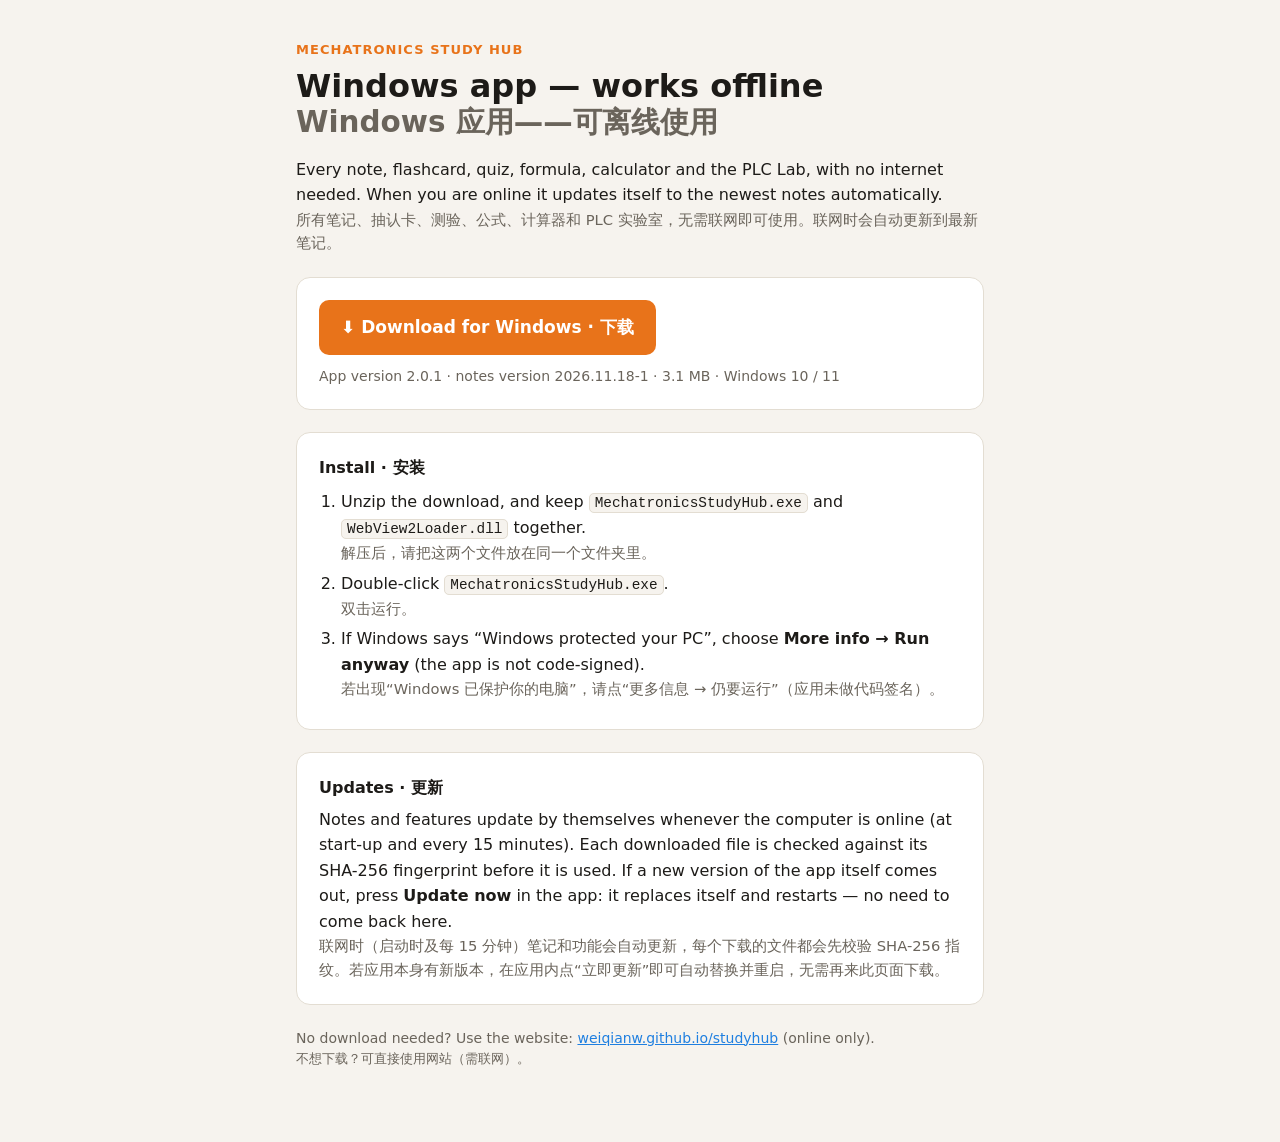
<file: download/index.html>
<!doctype html>
<html lang="en">
<head>
<meta charset="utf-8">
<meta name="viewport" content="width=device-width, initial-scale=1">
<title>Download Study Hub</title>
<style>
:root{--bg:#f6f3ee;--card:#fff;--fg:#1d1b18;--muted:#6a645b;--line:#e3ddd2;--accent:#e8731a;--bolt:#1f7fe0}
@media (prefers-color-scheme: dark){:root:not([data-theme="light"]){--bg:#15130f;--card:#1f1c17;--fg:#f1ece3;--muted:#a59d90;--line:#35302a;--accent:#ff8a2a;--bolt:#4aa8ff}}
:root[data-theme="dark"]{--bg:#15130f;--card:#1f1c17;--fg:#f1ece3;--muted:#a59d90;--line:#35302a;--accent:#ff8a2a;--bolt:#4aa8ff}
*{box-sizing:border-box}
body{margin:0;background:var(--bg);color:var(--fg);font:16px/1.6 system-ui,-apple-system,"Segoe UI","PingFang SC","Microsoft YaHei",sans-serif}
main{max-width:720px;margin:0 auto;padding:40px 16px 60px}
.eyebrow{color:var(--accent);font-weight:700;letter-spacing:.08em;text-transform:uppercase;font-size:13px}
h1{margin:6px 0 4px;font-size:32px;line-height:1.2}
.zh{color:var(--muted);display:block;font-size:.92em}
.card{background:var(--card);border:1px solid var(--line);border-radius:14px;padding:22px;margin-top:22px}
.btn{display:inline-flex;align-items:center;gap:10px;background:var(--accent);color:#fff;text-decoration:none;font-weight:700;padding:14px 22px;border-radius:10px;font-size:17px}
.btn:hover{filter:brightness(1.08)}
.meta{color:var(--muted);font-size:14px;margin-top:10px}
ol{padding-left:22px;margin:8px 0 0}li{margin:6px 0}
a{color:var(--bolt)}
code{background:var(--bg);border:1px solid var(--line);border-radius:5px;padding:1px 5px;font-size:.9em}
</style>
</head>
<body>
<main>
 <div class="eyebrow">Mechatronics Study Hub</div>
 <h1>Windows app — works offline<span class="zh">Windows 应用——可离线使用</span></h1>
 <p>Every note, flashcard, quiz, formula, calculator and the PLC Lab, with no internet needed. When you are online it updates itself to the newest notes automatically.<span class="zh">所有笔记、抽认卡、测验、公式、计算器和 PLC 实验室，无需联网即可使用。联网时会自动更新到最新笔记。</span></p>

 <div class="card">
  <a class="btn" href="MechatronicsStudyHub-Windows.zip" download>⬇ Download for Windows · 下载</a>
  <div class="meta">App version 2.0.1 · notes version 2026.11.18-1 · 3.1 MB · Windows 10 / 11</div>
 </div>

 <div class="card">
  <b>Install · 安装</b>
  <ol>
   <li>Unzip the download, and keep <code>MechatronicsStudyHub.exe</code> and <code>WebView2Loader.dll</code> together.<span class="zh">解压后，请把这两个文件放在同一个文件夹里。</span></li>
   <li>Double-click <code>MechatronicsStudyHub.exe</code>.<span class="zh">双击运行。</span></li>
   <li>If Windows says “Windows protected your PC”, choose <b>More info → Run anyway</b> (the app is not code-signed).<span class="zh">若出现“Windows 已保护你的电脑”，请点“更多信息 → 仍要运行”（应用未做代码签名）。</span></li>
  </ol>
 </div>

 <div class="card">
  <b>Updates · 更新</b>
  <p style="margin:6px 0 0">Notes and features update by themselves whenever the computer is online (at start-up and every 15 minutes). Each downloaded file is checked against its SHA-256 fingerprint before it is used. If a new version of the app itself comes out, press <b>Update now</b> in the app: it replaces itself and restarts — no need to come back here.<span class="zh">联网时（启动时及每 15 分钟）笔记和功能会自动更新，每个下载的文件都会先校验 SHA-256 指纹。若应用本身有新版本，在应用内点“立即更新”即可自动替换并重启，无需再来此页面下载。</span></p>
 </div>

 <p class="meta" style="margin-top:22px">No download needed? Use the website: <a href="../">weiqianw.github.io/studyhub</a> (online only).<span class="zh">不想下载？可直接使用网站（需联网）。</span></p>
</main>
</body>
</html>
</file>
